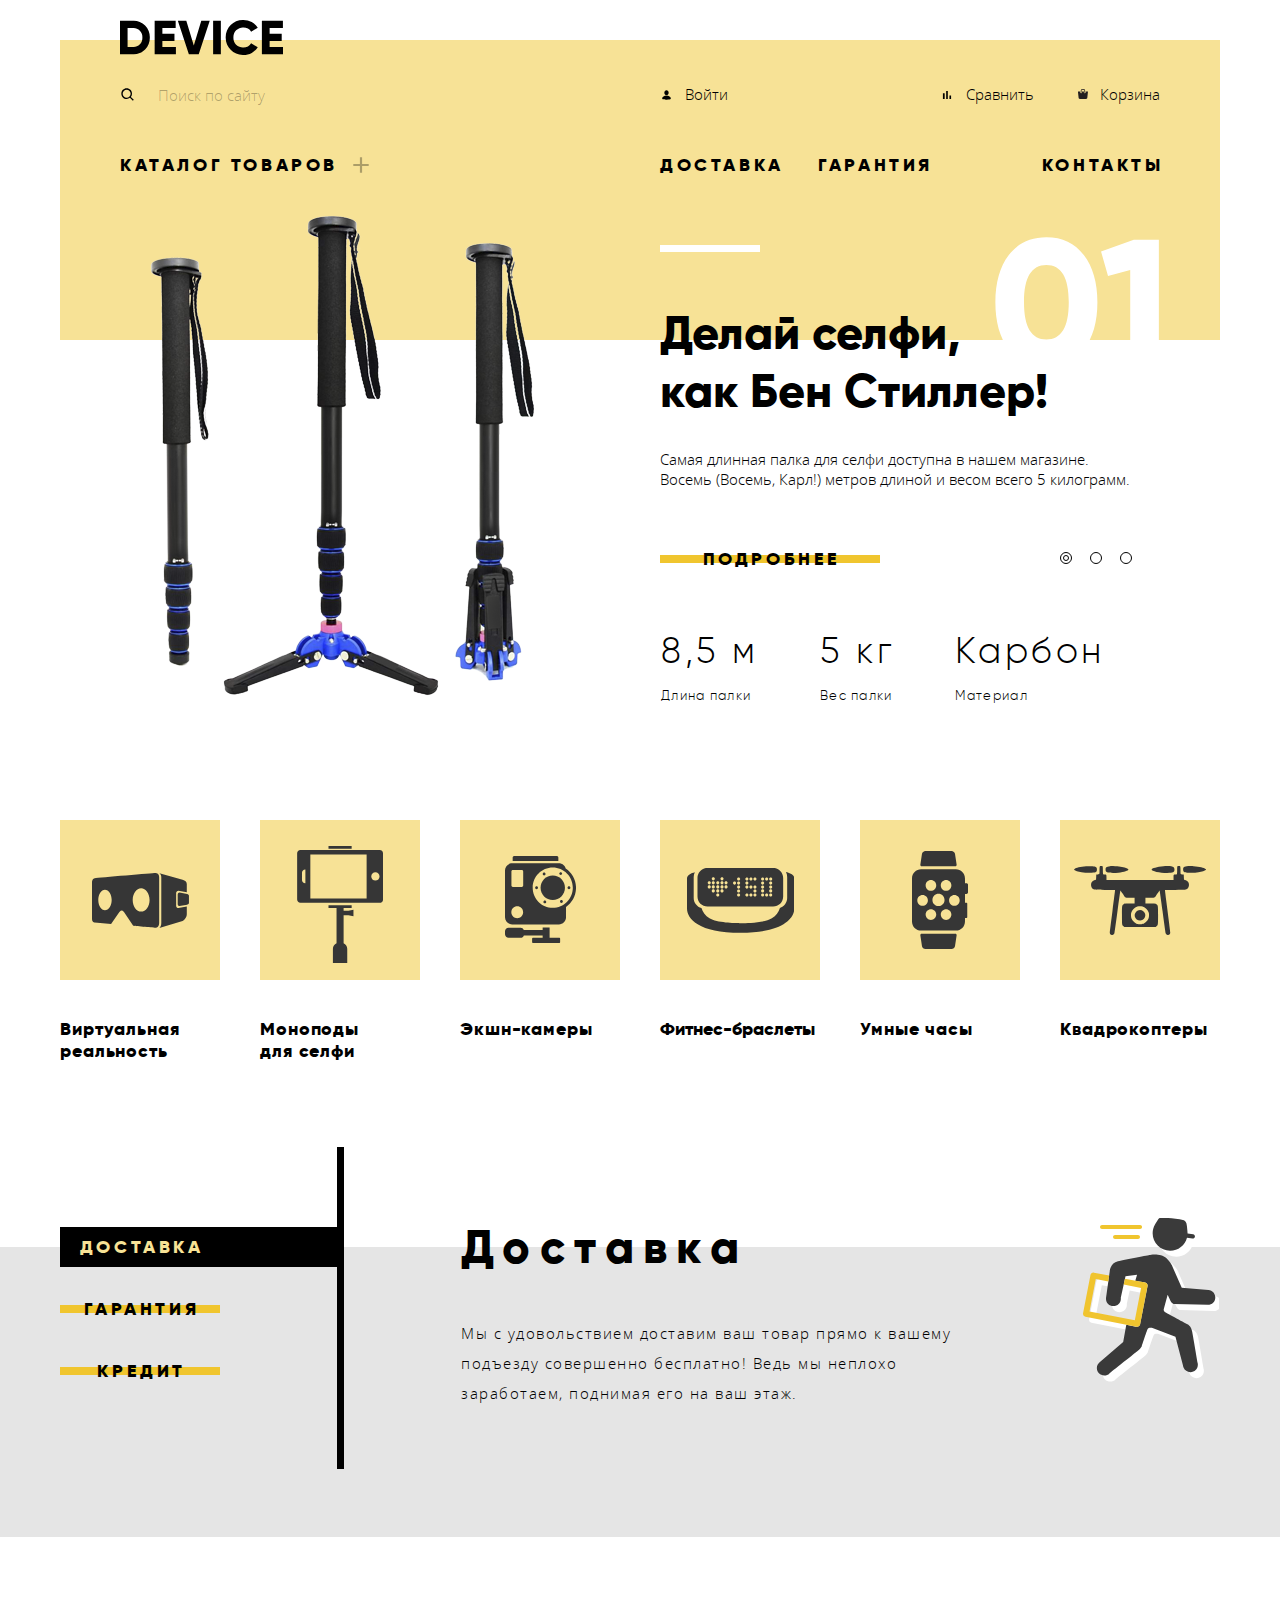
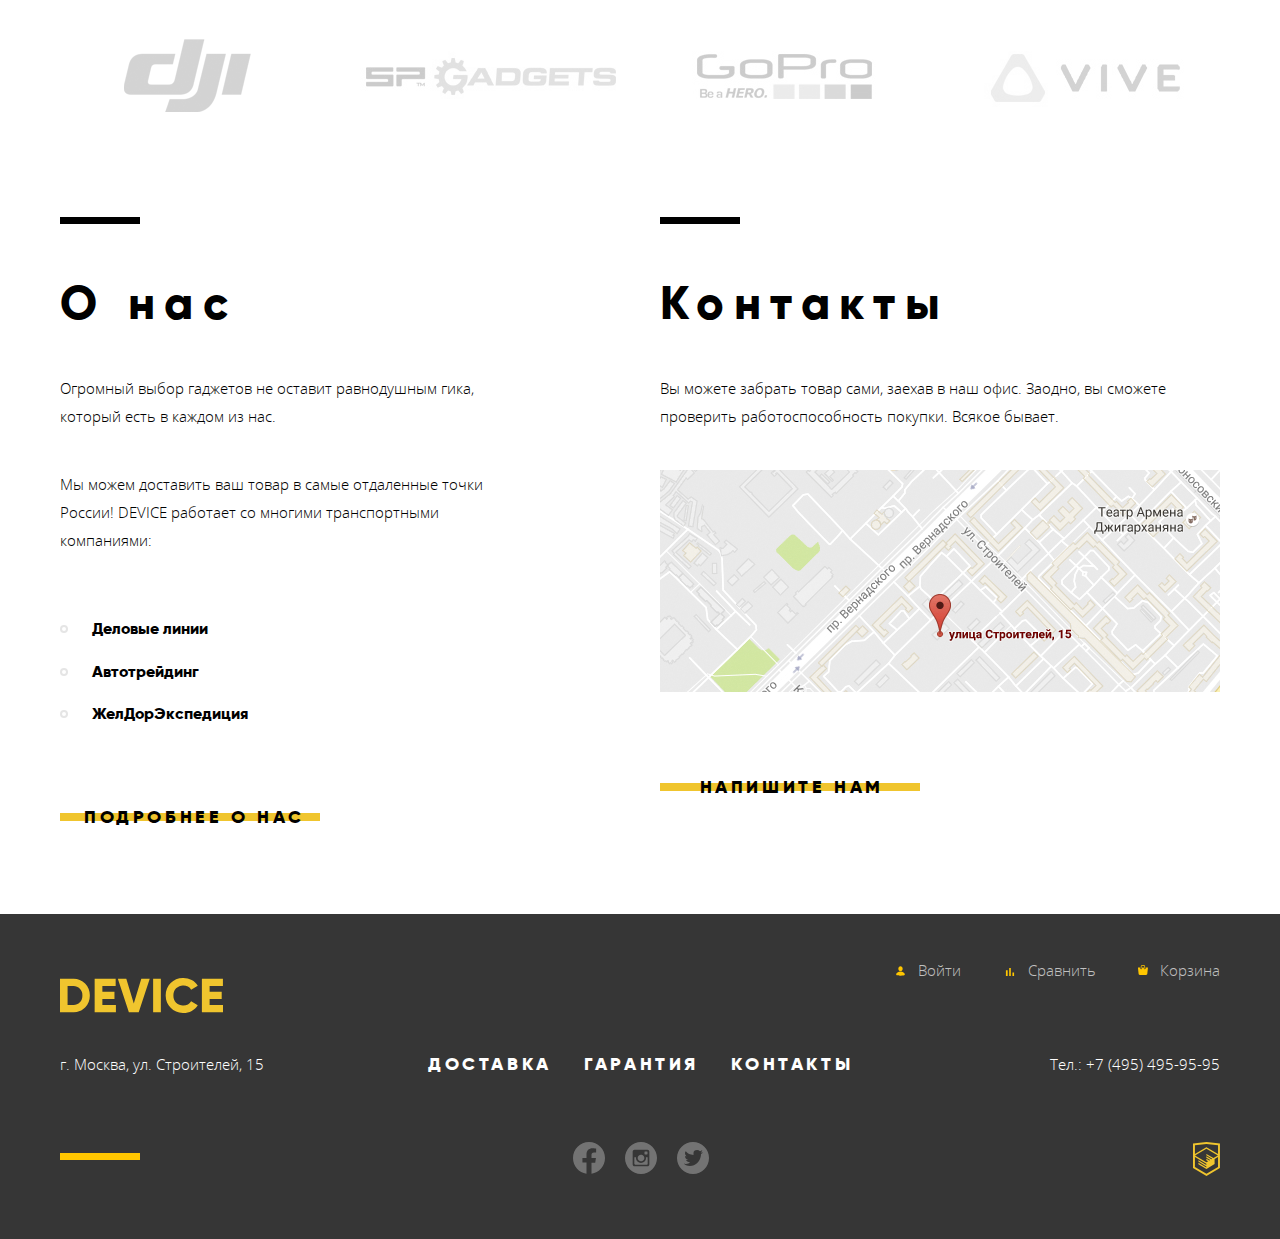
<file: index.html>
<!DOCTYPE html>
<html class="page" lang="ru">

<head>
  <meta charset="utf-8">
  <meta name="viewport" content="width=device-width, initial-scale=1">
  <title>HTML Academy: Девайс</title>
  <link rel="stylesheet" href="css/normalize.css">
  <link rel="stylesheet" href="css/style.min.css">
</head>

<body class="body">

  <header class="header">
    <div class="container">
      <div class="header-wrapper">
        <a class="header-logo">
          <img src="img/header-logo.svg" alt="Логотип магазина Device" width="163" height="35">
        </a>
        <div class="header-middle">
          <form class="header-search" action="/" method="get">
            <label class="visually-hidden" for="search-field">Поиск по сайту</label>
            <input class="search-field" type="search" name="search" placeholder="Поиск по сайту" id="search-field">
            <button class="search-btn" type="submit">Найти</button>
          </form>
          <ul class="header-menu">
            <li class="header-menu-item">
              <a class="header-menu-link header-user-link" href="">Войти</a>
            </li>
            <li class="header-menu-item">
              <a class="header-menu-link header-compare-link" href="">Сравнить</a>
            </li>
            <li class="header-menu-item">
              <a class="header-menu-link header-cart-link" href="">Корзина</a>
            </li>
          </ul>
        </div>
        <nav class="nav">
          <ul class="nav-list">
            <li class="nav-item">
              <a class="nav-link nav-link-catalog" href="">
                <span>каталог товаров</span>
                <svg aria-hidden="true" width="22" height="22" viewBox="0 0 22 22" fill="none" xmlns="http://www.w3.org/2000/svg">
                  <path d="M18.7 9.89999V12.1H12.1V18.7H9.9V12.1H3.3V9.89999H9.9V3.29999H12.1V9.89999H18.7Z" fill="black" />
                </svg>
              </a>
              <ul class="nav-inserted-list">
                <li class="nav-inserted-item">
                  <a class="nav-inserted-link" href="">Виртуальная реальность</a>
                </li>
                <li class="nav-inserted-item">
                  <a class="nav-inserted-link" href="catalog.html">Моноподы для селфи</a>
                </li>
                <li class="nav-inserted-item">
                  <a class="nav-inserted-link" href="">Экшн-камеры</a>
                </li>
                <li class="nav-inserted-item">
                  <a class="nav-inserted-link" href="">Фитнес-браслеты</a>
                </li>
                <li class="nav-inserted-item">
                  <a class="nav-inserted-link" href="">Умные часы</a>
                </li>
                <li class="nav-inserted-item">
                  <a class="nav-inserted-link" href="">Квадрокоптер</a>
                </li>
              </ul>
            </li>
            <li class="nav-item">
              <a class="nav-link" href="">доставка</a>
            </li>
            <li class="nav-item">
              <a class="nav-link" href="">гарантия</a>
            </li>
            <li class="nav-item">
              <a class="nav-link" href="">контакты</a>
            </li>
          </ul>
        </nav>
      </div>
    </div>
  </header>

  <main class="main">
    <h1 class="visually-hidden">Магазин Device</h1>

    <section class="slider">
      <h2 class="visually-hidden">Слайдер хитов</h2>
      <div class="container">
        <ul class="slider-list">
          <li class="slide slide-current">
            <div class="slide-img-wrapper">
              <img src="img/slider-1.png" alt="3 селфи-палки" width="384" height="486">
            </div>
            <div class="slide-description">
              <h3 class="slide-heading">
                Делай селфи,
                <br>
                как Бен Стиллер!
              </h3>
              <p class="slide-text">
                Самая длинная палка для селфи доступна в нашем магазине.
                <br>
                Восемь (Восемь, Карл!) метров длиной и весом всего 5 килограмм.
              </p>
              <a class="btn" href="">подробнее</a>
              <table class="slide-table">
                <tr>
                  <td class="slide-table-description">8,5 м</td>
                  <td class="slide-table-description">5 кг</td>
                  <td class="slide-table-description">Карбон</td>
                </tr>
                <tr>
                  <td class="slide-table-feature">Длина палки</td>
                  <td class="slide-table-feature">Вес палки</td>
                  <td class="slide-table-feature">Материал</td>
                </tr>
              </table>
            </div>
          </li>
          <li class="slide">
            <div class="slide-img-wrapper">
              <img src="img/slider-2.png" alt="Умные часы" width="345" height="480">
            </div>
            <div class="slide-description">
              <h3 class="slide-heading">
                Худеем
                <br>
                правильно!
              </h3>
              <p class="slide-text">
                Мотивирующие фитнес-браслеты помогут найти в себе силы
                <br>
                не пропускать занятия и соблюдать диету.
              </p>
              <a class="btn" href="">подробнее</a>
              <table class="slide-table">
                <tr>
                  <td class="slide-table-description">48 часов</td>
                </tr>
                <tr>
                  <td class="slide-table-feature">Без подзарядки</td>
                </tr>
              </table>
            </div>
          </li>
          <li class="slide">
            <div class="slide-img-wrapper">
              <img src="img/slider-3.png" alt="Квадрокоптер" width="526" height="334">
            </div>
            <div class="slide-description">
              <h3 class="slide-heading">
                Порхает как бабочка, жалит как пчела!
              </h3>
              <p class="slide-text">
                Этот обычный, на первый взгляд, квадрокоптер оснащен
                <br>
                мощным лазером, замаскированным под стандартную камеру.
              </p>
              <a class="btn" href="">подробнее</a>
              <table class="slide-table">
                <tr>
                  <td class="slide-table-description">800 м</td>
                  <td class="slide-table-description">50 м</td>
                </tr>
                <tr>
                  <td class="slide-table-feature">Дальность полета</td>
                  <td class="slide-table-feature">Радиус поражения</td>
                </tr>
              </table>
            </div>
          </li>
        </ul>
        <div class="slider-controls">
          <button class="slider-control slider-control-active" type="button" aria-label="Первый слайд"></button>
          <button class="slider-control" type="button" aria-label="Второй слайд"></button>
          <button class="slider-control" type="button" aria-label="Третий слайд"></button>
        </div>
      </div>
    </section>

    <section class="categories">
      <h2 class="visually-hidden">Категории товаров</h2>
      <div class="container">
        <div class="categories-wrapper">
          <ul class="categories-list">
            <li class="categories-item">
              <a class="categories-link" href="catalog.html">
                <div class="categories-img-wrapper">
                  <img src="img/popular-1.svg" alt="Векторное изображение виртуальных очков на жёлтом фоне" width="97" height="55">
                </div>
                <p class="categories-name">Виртуальная реальность</p>
              </a>
            </li>
            <li class="categories-item">
              <a class="categories-link" href="catalog.html">
                <div class="categories-img-wrapper">
                  <img src="img/popular-2.svg" alt="Векторное изображение монопода для селфи на жёлтом фоне" width="86" height="117">
                </div>
                <p class="categories-name">Моноподы <br> для селфи</p>
              </a>
            </li>
            <li class="categories-item">
              <a class="categories-link" href="catalog.html">
                <div class="categories-img-wrapper">
                  <img src="img/popular-3.svg" alt="Векторное изображение экшн-камеры на жёлтом фоне" width="71" height="87">
                </div>
                <p class="categories-name">Экшн-камеры</p>
              </a>
            </li>
            <li class="categories-item">
              <a class="categories-link" href="catalog.html">
                <div class="categories-img-wrapper">
                  <img src="img/popular-4.svg" alt="Векторное изображение фитнес-браслета на жёлтом фоне" width="107" height="65">
                </div>
                <p class="categories-name">Фитнес-браслеты</p>
              </a>
            </li>
            <li class="categories-item">
              <a class="categories-link" href="catalog.html">
                <div class="categories-img-wrapper">
                  <img src="img/popular-5.svg" alt="Векторное изображение умных часов на жёлтом фоне" width="56" height="98">
                </div>
                <p class="categories-name">Умные часы</p>
              </a>
            </li>
            <li class="categories-item">
              <a class="categories-link" href="catalog.html">
                <div class="categories-img-wrapper">
                  <img src="img/popular-6.svg" alt="Векторное изображение квадрокоптера на жёлтом фоне" width="132" height="69">
                </div>
                <p class="categories-name">Квадрокоптеры</p>
              </a>
            </li>
          </ul>
        </div>
      </div>
    </section>
    <section class="service">
      <h2 class="visually-hidden">Сервис</h2>
      <div class="container">
        <div class="service-wrapper">
          <ul class="service-list">
            <li class="service-item">
              <a class="service-link btn service-link-active" href="">доставка</a>
            </li>
            <li class="service-item">
              <a class="service-link btn" href="">гарантия</a>
            </li>
            <li class="service-item">
              <a class="service-link btn" href="">кредит</a>
            </li>
          </ul>
          <ul class="service-description">
            <li class="service-block service-block-current">
              <h3>Доставка</h3>
              <p class="service-text">
                Мы с удовольствием доставим ваш товар прямо к вашему <br> подъезду совершенно бесплатно! Ведь мы неплохо <br> заработаем, поднимая его на ваш этаж.
              </p>
            </li>
            <li class="service-block">
              <h3>Гарантия</h3>
              <p class="service-text">
                Если из-за возгорания купленного у нас товара у вас сгорит дом — не переживайте, мы выдадим вам новый. <br>
                Товар, не дом, конечно же.
              </p>
            </li>
            <li class="service-block">
              <h3>Кредит</h3>
              <p class="service-text">
                Залезть в долговую яму стало проще! Кредитные консультанты подберут для вас наиболее выгодные <br> условия
                кредита. Выгодные для нашего банка, разумеется.
              </p>
            </li>
          </ul>
        </div>
      </div>
    </section>
    <section class="partners">
      <h2 class="visually-hidden">Партнеры</h2>
      <div class="container">
        <ul class="partners-list">
          <li class="partners-item">
            <a class="partners-link" href="">
              <img src="img/partner-1.png" alt="Логотип DJI" width="260" height="100">
            </a>
          </li>
          <li class="partners-item">
            <a class="partners-link" href="">
              <img src="img/partner-2.png" alt="Логотип SP.GADGETS" width="260" height="100">
            </a>
          </li>
          <li class="partners-item">
            <a class="partners-link" href="">
              <img src="img/partner-3.png" alt="Логотип GOPRO" width="260" height="100">
            </a>
          </li>
          <li class="partners-item">
            <a class="partners-link" href="">
              <img src="img/partner-4.png" alt="Логотип VIVE" width="260" height="100">
            </a>
          </li>
        </ul>
      </div>
    </section>
    <div class="index-columns container">
      <section class="review">
        <h2>О нас</h2>
        <p class="review-text">
          Огромный выбор гаджетов не оставит равнодушным гика, который есть в каждом из нас.
        </p>
        <p class="review-text">
          Мы можем доставить ваш товар в самые отдаленные точки России! DEVICE работает со многими транспортными
          компаниями:
        </p>
        <ul class="review-list">
          <li class="review-item">Деловые линии</li>
          <li class="review-item">Автотрейдинг</li>
          <li class="review-item">ЖелДорЭкспедиция</li>
        </ul>
        <a class="btn" href="">подробнее о нас</a>
      </section>
      <section class="contacts">
        <h2>Контакты</h2>
        <p class="contacts-text">
          Вы можете забрать товар сами, заехав в наш офис. Заодно, вы сможете проверить работоспособность покупки.
          Всякое бывает.
        </p>
        <a class="contacts-map" href="">
          <img src="img/map.jpg" alt="Карта с локацией магазина" width="560" height="222">
        </a>
        <a class="btn btn-text-us" href="writeus.html">напишите нам</a>
      </section>
    </div>
  </main>

  <footer class="footer">
    <div class="container">
      <div class="footer-wrapper">
        <div class="up-footer">
          <a class="footer-logo">
            <img src="img/footer-logo.svg" alt="Логотип магазина Device" width="163" height="35">
          </a>
          <ul class="footer-menu">
            <li class="footer-menu-item">
              <a class="footer-menu-link footer-user-link" href="">Войти</a>
            </li>
            <li class="footer-menu-item">
              <a class="footer-menu-link footer-compare-link" href="">Сравнить</a>
            </li>
            <li class="footer-menu-item">
              <a class="footer-menu-link footer-cart-link" href="">Корзина</a>
            </li>
          </ul>
        </div>
        <div class="middle-footer">
          <p class="footer-address">г. Москва, ул. Строителей, 15</p>
          <ul class="footer-nav">
            <li class="footer-nav-item">
              <a class="footer-nav-link" href="">доставка</a>
            </li>
            <li class="footer-nav-item">
              <a class="footer-nav-link" href="">гарантия</a>
            </li>
            <li class="footer-nav-item">
              <a class="footer-nav-link" href="">контакты</a>
            </li>
          </ul>
          <a class="footer-tel" href="tel:+74954959595">Тел.: +7 (495) 495-95-95</a>
        </div>
        <div class="bottom-footer">
          <ul class="socials">
            <li class="socials-item">
              <a class="socials-btn socials-facebook" href=""><span class="visually-hidden">Фейсбук</span></a>
            </li>
            <li class="socials-item">
              <a class="socials-btn socials-instagram" href=""><span class="visually-hidden">Инстаграм</span></a>
            </li>
            <li class="socials-item">
              <a class="socials-btn socials-twitter" href=""><span class="visually-hidden">Твиттер</span></a>
            </li>
          </ul>
          <a class="copyright" href="https://htmlacademy.ru/intensive/htmlcss">
            <img src="img/copyright.svg" alt="Логотип HTML Academy" width="27" height="34">
          </a>
        </div>
      </div>
    </div>
  </footer>

  <section class="modal modal-mail">
    <h2 class="visually-hidden">Напишите нам</h2>
    <form class="mail-form" action="/" method="post">
      <div class="wrapper-mail-input">
        <label for="name-field">Ваше имя:</label>
        <input class="text-input" type="text" name="name" id="name-field" placeholder="Имя Фамилия">
      </div>
      <div class="wrapper-mail-input">
        <label for="email-field">Ваш e-mail:</label>
        <input class="text-input" type="email" name="email" id="email-field" placeholder="email@example.com">
      </div>
      <div class="wrapper-mail-textarea">
        <label for="message-field">Текст письма:</label>
        <textarea class="message-textarea" name="message" id="message-field" placeholder="В свободной форме"></textarea>
      </div>
      <button class="btn" type="submit">Отправить</button>
    </form>
    <button class="modal-close modal-close-mail" aria-label="Закрыть" type="button"></button>
  </section>

  <section class="modal modal-map">
    <h2 class="visually-hidden">Как до нас добраться</h2>
    <iframe src="https://www.google.com/maps/embed?pb=!1m18!1m12!1m3!1d2249.1253059734236!2d37.528586280322806!3d55.68680918273335!2m3!1f0!2f0!3f0!3m2!1i1024!2i768!4f13.1!3m3!1m2!1s0x46b54cf65f5c8955%3A0x694710ccd55501e!2z0YPQuy4g0KHRgtGA0L7QuNGC0LXQu9C10LksIDE1LCDQnNC-0YHQutCy0LAsIDExOTMxMQ!5e0!3m2!1sru!2sru!4v1603999260567!5m2!1sru!2sru" width="960" height="560" allowfullscreen title="Офис компании по адресу ул. Строителей 15, Москва"></iframe>
    <button class="modal-close modal-close-map" aria-label="Закрыть" type="button"></button>
  </section>

  <script src="js/script.min.js"></script>

</body>

</html>
</file>
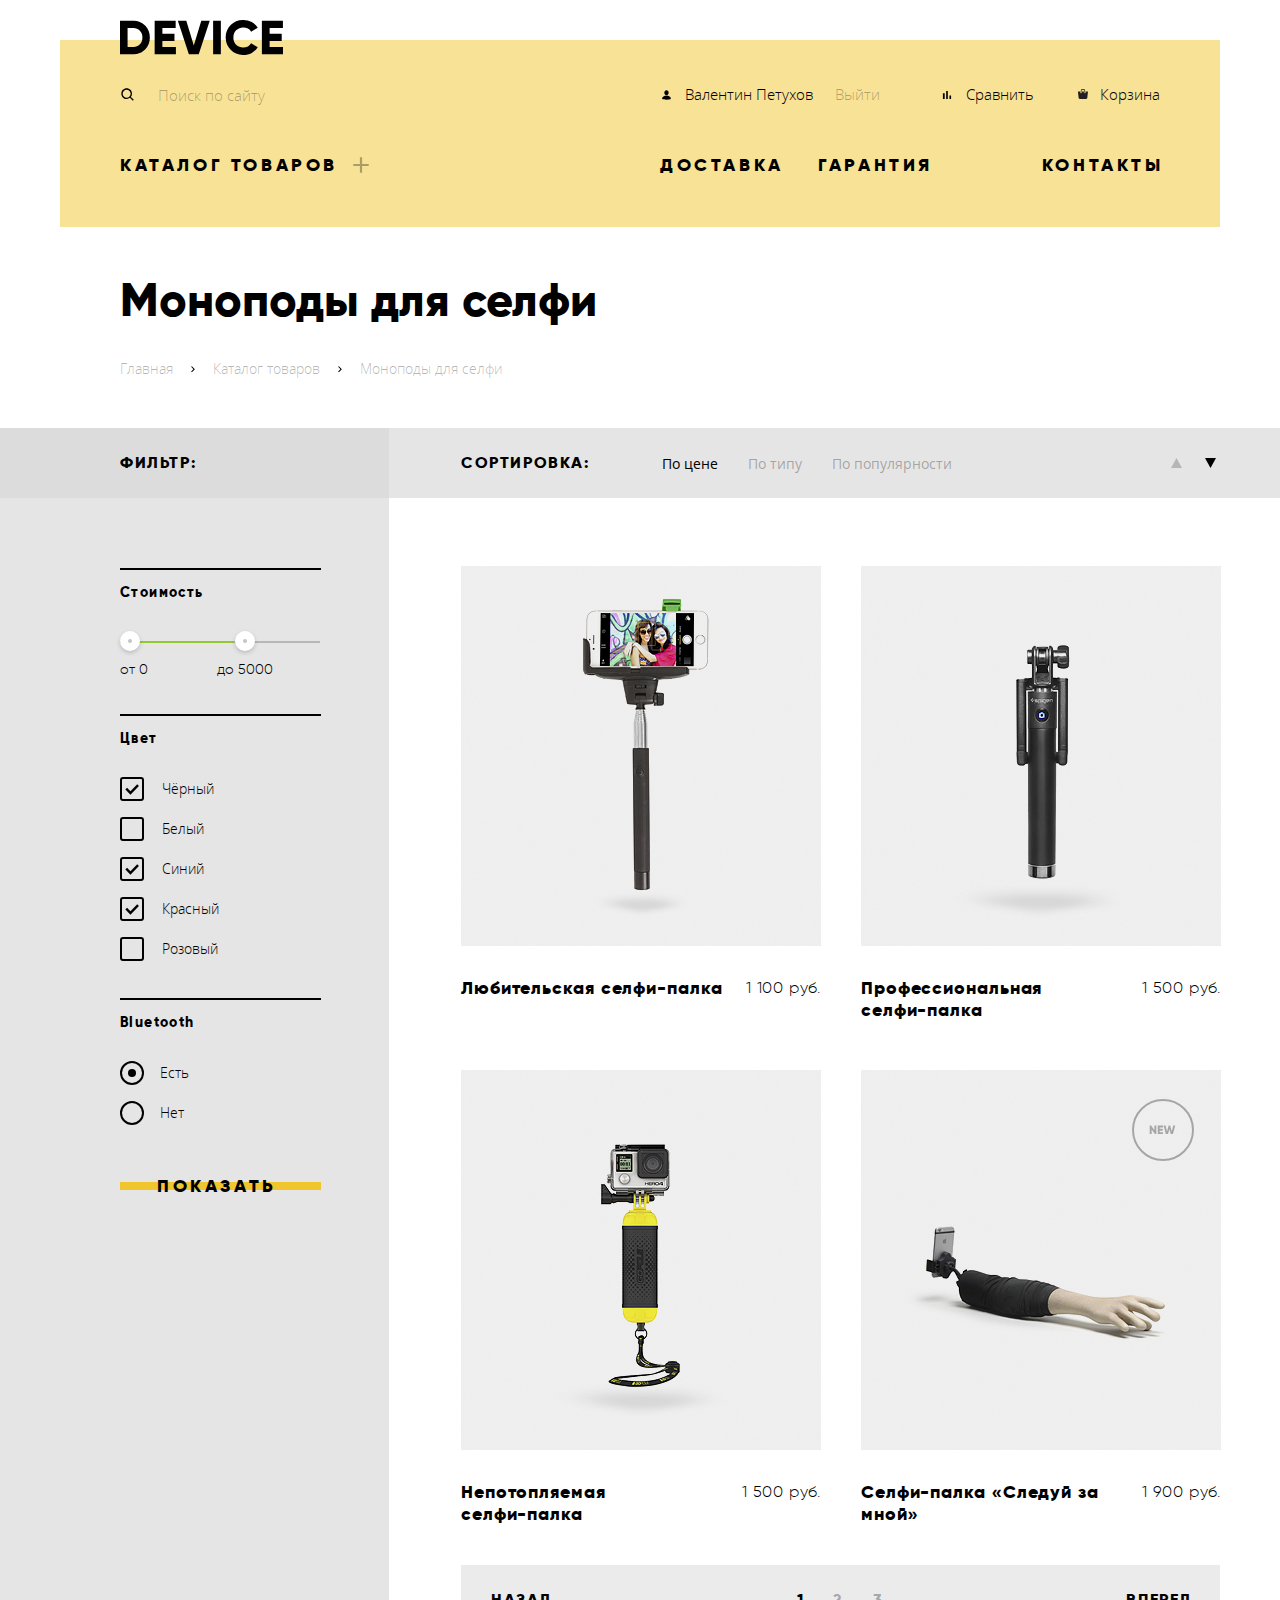
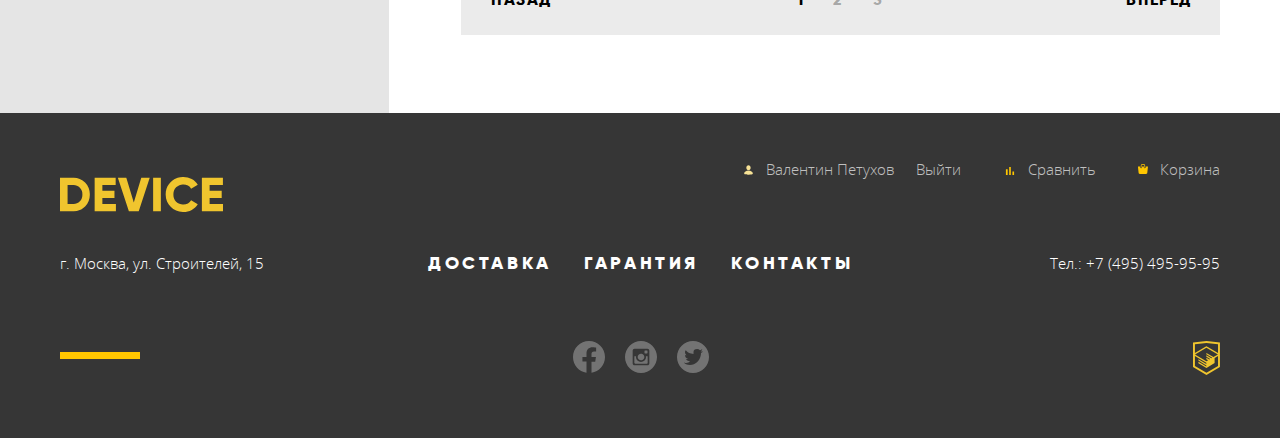
<file: catalog.html>
<!DOCTYPE html>
<html class="page" lang="ru">

<head>
  <meta charset="utf-8">
  <meta name="viewport" content="width=device-width, initial-scale=1">
  <title>HTML Academy: Девайс</title>
  <link rel="stylesheet" href="css/normalize.css">
  <link rel="stylesheet" href="css/style.min.css">
</head>

<body class="body">

  <header class="header">
    <div class="container">
      <div class="header-wrapper">
        <a class="header-logo" href="index.html">
          <img src="img/header-logo.svg" alt="Логотип магазина Device" width="163" height="35">
        </a>
        <div class="header-middle">
          <form class="header-search" action="/" method="get">
            <label class="visually-hidden" for="search-field">Поиск по сайту</label>
            <input class="search-field" type="search" name="search" placeholder="Поиск по сайту" id="search-field">
            <button class="search-btn" type="submit">Найти</button>
          </form>
          <ul class="header-menu">
            <li class="header-menu-item">
              <a class="header-menu-link header-user-link" href="">Валентин Петухов</a>
              <a class="header-menu-link header-logout-link" href="">Выйти</a>
            </li>
            <li class="header-menu-item">
              <a class="header-menu-link header-compare-link" href="">Сравнить</a>
            </li>
            <li class="header-menu-item">
              <a class="header-menu-link header-cart-link" href="">Корзина</a>
            </li>
          </ul>
        </div>
        <nav class="nav">
          <ul class="nav-list">
            <li class="nav-item">
              <a class="nav-link nav-link-catalog" href="">
                <span>каталог товаров</span>
                <svg aria-hidden="true" width="22" height="22" viewBox="0 0 22 22" fill="none" xmlns="http://www.w3.org/2000/svg">
                  <path d="M18.7 9.89999V12.1H12.1V18.7H9.9V12.1H3.3V9.89999H9.9V3.29999H12.1V9.89999H18.7Z"
                    fill="black" />
                </svg>
              </a>
              <ul class="nav-inserted-list">
                <li class="nav-inserted-item">
                  <a class="nav-inserted-link" href="">Виртуальная реальность</a>
                </li>
                <li class="nav-inserted-item">
                  <a class="nav-inserted-link" href="">Моноподы для селфи</a>
                </li>
                <li class="nav-inserted-item">
                  <a class="nav-inserted-link" href="">Экшн-камеры</a>
                </li>
                <li class="nav-inserted-item">
                  <a class="nav-inserted-link" href="">Фитнес-браслеты</a>
                </li>
                <li class="nav-inserted-item">
                  <a class="nav-inserted-link" href="">Умные часы</a>
                </li>
                <li class="nav-inserted-item">
                  <a class="nav-inserted-link" href="">Квадрокоптер</a>
                </li>
              </ul>
            </li>
            <li class="nav-item">
              <a class="nav-link" href="">доставка</a>
            </li>
            <li class="nav-item">
              <a class="nav-link" href="">гарантия</a>
            </li>
            <li class="nav-item">
              <a class="nav-link" href="">контакты</a>
            </li>
          </ul>
        </nav>
      </div>
    </div>
  </header>

  <main class="main">
    <header class="main-header">
      <div class="container">
        <div class="main-header-wrapper">
          <h1>Моноподы для селфи</h1>
          <ul class="breadcrumbs">
            <li class="breadcrumbs-item">
              <a class="breadcrumbs-link" href="">Главная</a>
            </li>
            <li class="breadcrumbs-item">
              <a class="breadcrumbs-link" href="">Каталог товаров</a>
            </li>
            <li class="breadcrumbs-item breadcrumbs-current">
              <a class="breadcrumbs-link">Моноподы для селфи</a>
            </li>
          </ul>
        </div>
      </div>
    </header>
    <div class="catalog">
      <div class="catalog-columns container">
        <div class="catalog-left-column">
          <div class="catalog-header catalog-header-left">
            <h2>фильтр:</h2>
          </div>
          <form class="filter" action="https://echo.htmlacademy.ru/" method="get" target="_blank">
            <div class="filter-item filter-price">
              <h3>Стоимость</h3>
              <div class="range-filter">
                <div class="range-controls">
                  <div class="scale">
                    <div class="bar" style="width:57%;margin-left:0%"></div>
                  </div>
                  <div class="toggle toggle-min" style="left:0%;"></div>
                  <div class="toggle toggle-max" style="left:57%"></div>
                </div>
                <div class="price-controls">
                  <label class="min-price" for="min-field"><span>от</span>
                    <input type="number" name="min-price" id="min-field" value="0" tabindex="0"></label>
                  <label class="max-price" for="max-field"><span>до</span>
                    <input type="number" name="max-price" id="max-field" value="5000" tabindex="0"></label>
                </div>
              </div>
            </div>
            <div class="filter-item filter-color">
              <h3>Цвет</h3>
              <input class="visually-hidden" type="checkbox" name="black-color" value="Чёрный" id="black-color" checked>
              <label for="black-color">Чёрный</label>
              <input class="visually-hidden" type="checkbox" name="white-color" value="Белый" id="white-color">
              <label for="white-color">Белый</label>
              <input class="visually-hidden" type="checkbox" name="blue-color" value="Синий" id="blue-color" checked>
              <label for="blue-color">Синий</label>
              <input class="visually-hidden" type="checkbox" name="red-color" value="Красный" id="red-color" checked>
              <label for="red-color">Красный</label>
              <input class="visually-hidden" type="checkbox" name="pink-color" value="Розовый" id="pink-color">
              <label for="pink-color">Розовый</label>
            </div>
            <div class="filter-item filter-bluetooth">
              <h3>Bluetooth</h3>
              <input class="visually-hidden" type="radio" name="bluetooth" value="Есть" id="bluetooth-yes-field" checked>
              <label for="bluetooth-yes-field">Есть</label>
              <input class="visually-hidden" type="radio" name="bluetooth" value="Нет" id="bluetooth-no-field">
              <label for="bluetooth-no-field">Нет</label>
            </div>
            <button class="btn filter-btn" type="submit">Показать</button>
          </form>
        </div>
        <div class="catalog-right-column">
          <div class="catalog-header catalog-header-right">
            <h2>сортировка:</h2>
            <ul class="sorting">
              <li class="sorting-item">
                <a class="sorting-link sorting-link-active" href="">По цене</a>
              </li>
              <li class="sorting-item">
                <a class="sorting-link" href="">По типу</a>
              </li>
              <li class="sorting-item">
                <a class="sorting-link" href="">По популярности</a>
              </li>
            </ul>
            <ul class="sorting-buttons">
              <li class="sorting-button">
                <a class="sorting-button-link sorting-button-ascend" href="">По возрастанию</a>
              </li>
              <li class="sorting-button">
                <a class="sorting-button-link sorting-button-link-active  sorting-button-descend" href="">По
                  убыванию</a>
              </li>
            </ul>
          </div>
          <div class="catalog-main">
            <ul class="products">
              <li class="products-card">
                <img src="img/item-1.jpg" alt="Любительская селфи-палка" width="360" height="380">
                <div class="products-text">
                  <a class="products-name" href="">Любительская селфи-палка</a>
                  <span class="products-price">1 100 руб.</span>
                </div>
                <div class="products-card-hover">
                  <button class="btn card-hover-btn" type="button" aria-label="Добавить любительскую селфи-палку в корзину">В корзину</button>
                  <button class="card-hover-text" type="button" aria-label="Добавить любительскую селфи-палку к сравнению">Добавить к сравнению</button>
                </div>
              </li>
              <li class="products-card">
                <img src="img/item-2.jpg" alt="Профессиональная селфи-палка" width="360" height="380">
                <div class="products-text">
                  <a class="products-name" href="">Профессиональная <br> селфи-палка</a>
                  <span class="products-price">1 500 руб.</span>
                </div>
                <div class="products-card-hover">
                  <button class="btn card-hover-btn" type="button" aria-label="Добавить профессиональную селфи-палку в корзину">В корзину</button>
                  <button class="card-hover-text" type="button" aria-label="Добавить профессиональную селфи-палку к сравнению">Добавить к сравнению</button>
                </div>
              </li>
              <li class="products-card">
                <img src="img/item-3.jpg" alt="Непотопляемая селфи-палка" width="360" height="380">
                <div class="products-text">
                  <a class="products-name" href="">Непотопляемая <br> селфи-палка</a>
                  <span class="products-price">1 500 руб.</span>
                </div>
                <div class="products-card-hover">
                  <button class="btn card-hover-btn" type="button" aria-label="Добавить непотопляемую селфи-палку в корзину">В корзину</button>
                  <button class="card-hover-text" type="button" aria-label="Добавить непотопляемую селфи-палку к сравнению">Добавить к
                    сравнению</button>
                </div>
              </li>
              <li class="products-card products-card-new">
                <img src="img/item-4.jpg" alt="Селфи-палка «Следуй за мной»" width="360" height="380">
                <div class="products-text">
                  <a class="products-name" href="">Селфи-палка «Следуй за мной»</a>
                  <span class="products-price">1 900 руб.</span>
                </div>
                <div class="products-card-hover">
                  <button class="btn card-hover-btn" type="button" aria-label="Добавить селфи-палку «Следуй за мной» в корзину">В корзину</button>
                  <button class="card-hover-text" type="button" aria-label="Добавить селфи-палку «Следуй за мной» к сравнению">Добавить к сравнению</button>
                </div>
              </li>
            </ul>
            <ul class="pagination">
              <li class="pagination-item">
                <a class="pagination-button pagination-button-back" href="">назад</a>
              </li>
              <li class="pagination-item">
                <a class="pagination-number pagination-number-current" href="">1</a>
              </li>
              <li class="pagination-item">
                <a class="pagination-number" href="">2</a>
              </li>
              <li class="pagination-item">
                <a class="pagination-number" href="">3</a>
              </li>
              <li class="pagination-item">
                <a class="pagination-button pagination-button-next" href="">вперед</a>
              </li>
            </ul>
          </div>
        </div>
      </div>
    </div>
  </main>

  <footer class="footer">
    <div class="footer-wrapper container">
      <div class="up-footer">
        <a class="footer-logo" href="index.html">
          <img src="img/footer-logo.svg" alt="Логотип магазина Device" width="163" height="35">
        </a>
        <ul class="footer-menu">
          <li class="footer-menu-item">
            <a class="footer-menu-link footer-user-link footer-username-link" href="">Валентин Петухов</a>
            <a class="footer-menu-link footer-logout-link" href="">Выйти</a>
          </li>
          <li class="footer-menu-item">
            <a class="footer-menu-link footer-compare-link" href="">Сравнить</a>
          </li>
          <li class="footer-menu-item">
            <a class="footer-menu-link footer-cart-link" href="">Корзина</a>
          </li>
        </ul>
      </div>
      <div class="middle-footer">
        <p class="footer-address">г. Москва, ул. Строителей, 15</p>
        <ul class="footer-nav">
          <li class="footer-nav-item">
            <a class="footer-nav-link" href="">доставка</a>
          </li>
          <li class="footer-nav-item">
            <a class="footer-nav-link" href="">гарантия</a>
          </li>
          <li class="footer-nav-item">
            <a class="footer-nav-link" href="">контакты</a>
          </li>
        </ul>
        <a class="footer-tel" href="tel:+74954959595">Тел.: +7 (495) 495-95-95</a>
      </div>
      <div class="bottom-footer">
        <ul class="socials">
          <li class="socials-item">
            <a class="socials-btn socials-facebook" href=""><span class="visually-hidden">Фейсбук</span></a>
          </li>
          <li class="socials-item">
            <a class="socials-btn socials-instagram" href=""><span class="visually-hidden">Инстаграм</span></a>
          </li>
          <li class="socials-item">
            <a class="socials-btn socials-twitter" href=""><span class="visually-hidden">Твиттер</span></a>
          </li>
        </ul>
        <a class="copyright" href="https://htmlacademy.ru/intensive/htmlcss">
          <img src="img/copyright.svg" alt="Логотип HTML Academy" width="27" height="34">
        </a>
      </div>
    </div>
  </footer>

</body>

</html>
</file>
<file: css/style.min.css>
@-webkit-keyframes bounce{0%{transform:translateY(-2000px)}70%{transform:translateY(30px)}90%{transform:translateY(-10px)}to{transform:translateY(0)}}@keyframes bounce{0%{transform:translateY(-2000px)}70%{transform:translateY(30px)}90%{transform:translateY(-10px)}to{transform:translateY(0)}}@-webkit-keyframes shake{0%,to{transform:translateX(0)}10%,30%,50%,70%,90%{transform:translateX(-10px)}20%,40%,60%,80%{transform:translateX(10px)}}@keyframes shake{0%,to{transform:translateX(0)}10%,30%,50%,70%,90%{transform:translateX(-10px)}20%,40%,60%,80%{transform:translateX(10px)}}@font-face{font-family:"Gilroy";font-style:normal;font-weight:300;src:local("Gilroy"),url(../fonts/gilroylight.woff2) format("woff2"),url(../fonts/gilroylight.woff) format("woff")}@font-face{font-family:"Gilroy";font-style:normal;font-weight:800;src:local("Gilroy"),url(../fonts/gilroyextrabold.woff2) format("woff2"),url(../fonts/gilroyextrabold.woff) format("woff")}@font-face{font-family:"Open Sans";font-style:normal;font-weight:400;src:local("Open Sans"),url(../fonts/opensans.woff2) format("woff2"),url(../fonts/opensans.woff) format("woff")}@font-face{font-family:"Open Sans";font-style:normal;font-weight:300;src:local("Open Sans"),url(../fonts/opensanslight.woff2) format("woff2"),url(../fonts/opensanslight.woff) format("woff")}:root{--basic-black: #000000;--basic-black06: rgba(0, 0, 0, 0.6);--basic-black05: rgba(0, 0, 0, 0.5);--basic-black04: rgba(0, 0, 0, 0.4);--basic-black03: rgba(0, 0, 0, 0.3);--basic-black02: rgba(0, 0, 0, 0.2);--basic-black018: rgba(0, 0, 0, 0.18);--basic-black01: rgba(0, 0, 0, 0.1);--basic-dark: #363636;--basic-grey: #e5e5e5;--basic-grey-dark: #dcdcdc;--basic-grey-darker: #a6a6a6;--basic-grey-special: #ebebeb;--basic-grey-special-dark: #d9d9d9;--basic-grey-cardhover: #eeeeee;--basic-grey-points: #c4c4c4;--basic-grey-input: #f2f2f2;--basic-yellow: #f7e296;--basic-yellow-dark: #f0c52e;--basic-yellow-decor: #ffc600;--basic-green: #91c92f;--basic-pink: #f6dada;--basic-white: #ffffff;--basic-white07: rgba(255, 255, 255, 0.7);--basic-white06: rgba(255, 255, 255, 0.6);--basic-white04: rgba(255, 255, 255, 0.4);--basic-white03: rgba(255, 255, 255, 0.3)}.page{height:100%;overflow-x:hidden}.body,.btn{color:var(--basic-black)}.body{min-height:100%;display:grid;grid-template-rows:-webkit-min-content 1fr -webkit-min-content;grid-template-rows:min-content 1fr min-content;align-content:start;min-width:1160px;margin:0;padding:0;font-family:"Open Sans",Arial,sans-serif;font-size:15px;line-height:28px;font-weight:300;overflow-x:hidden}.page a{text-decoration:none}img{max-width:100%;height:auto}.btn{display:inline-block;height:40px;padding:0 0 0 .2em;font-family:"Gilroy",Arial,sans-serif;font-weight:800;font-size:18px;line-height:40px;text-transform:uppercase;letter-spacing:.2em;text-align:center;vertical-align:middle;background-color:transparent;background-image:linear-gradient(to bottom,transparent 16px,var(--basic-yellow-dark) 16px,var(--basic-yellow-dark) 24px,transparent 24px);box-sizing:border-box;border:0}.btn:active,.btn:hover{background-color:var(--basic-yellow-dark)}.btn:active{color:var(--basic-black03);outline:0}.container{width:1160px;margin:0 auto}.visually-hidden{position:absolute;width:1px;height:1px;margin:-1px;border:0;padding:0;white-space:nowrap;-webkit-clip-path:inset(100%);clip-path:inset(100%);clip:rect(0 0 0 0);overflow:hidden}.header{margin-top:40px}.header-wrapper{padding:20px 60px 33px;background-color:var(--basic-yellow)}.header-logo{display:block;width:163px;height:35px;margin-top:-40px;margin-bottom:15px}.header-logo:hover{opacity:.6}.header-logo:active{opacity:.3}.header-middle{display:flex;align-items:flex-start;margin-bottom:34px;line-height:20px}.header-search{position:relative;display:flex;width:440px;margin-right:100px}.header-search::before{content:"";position:absolute;left:0;top:17px;width:16px;height:16px;background-image:url(../img/icon-search.svg);background-repeat:no-repeat;background-position:0 0}.search-field{flex-grow:1;padding:0 0 0 38px;font-family:inherit;font-size:inherit;line-height:46px;font-weight:inherit;color:inherit;background-color:inherit;border:0;border-top:2px solid transparent;border-bottom:2px solid transparent;outline:0}.search-field:focus{border-bottom:2px solid var(--basic-black)}.search-field::-webkit-input-placeholder{color:var(--basic-black03)}.search-field::-moz-placeholder{color:var(--basic-black03)}.search-field::placeholder{color:var(--basic-black03)}.search-field:hover::-webkit-input-placeholder{color:var(--basic-black06)}.search-field:hover::-moz-placeholder{color:var(--basic-black06)}.search-field:hover::placeholder{color:var(--basic-black06)}.search-btn{display:none;min-width:82px;margin:0;font-family:"Open Sans",Arial,sans-serif;font-size:15px;line-height:44px;font-weight:300;text-transform:uppercase;text-align:center;color:var(--basic-black);background-color:transparent;border:2px solid var(--basic-black)}.header-search:focus-within .search-btn{display:block}.search-btn:active,.search-btn:hover{color:var(--basic-white);background-color:var(--basic-black)}.search-btn:active{color:var(--basic-white03);outline:0}.header-menu{display:flex;flex-wrap:wrap;width:544px;margin-top:14px;margin-right:-44px;margin-bottom:0;padding:0;list-style:none}.header-menu-item{margin-right:44px;padding-bottom:5px}.header-menu-item:first-child{display:flex;margin-right:auto}.header-menu-link{position:relative;padding-left:26px;font-size:15px;line-height:20px;color:var(--basic-black)}.header-user-link{width:130px;padding-left:25px}.header-compare-link{padding-left:26px}.header-cart-link{padding-left:22px}.header-menu-link::before{content:"";position:absolute;left:0;background-repeat:no-repeat;background-position:0 0}.header-user-link::before{top:4px;width:13px;height:14px;background-image:url(../img/icon-user-header.svg)}.header-compare-link::before{top:4px;width:14px;height:14px;background-image:url(../img/icon-chart-header.svg)}.header-cart-link::before{top:5px;width:10px;height:10px;background-image:url(../img/icon-cart-header.svg)}.nav-list{margin:0}.nav-inserted-list,.nav-list{padding:0;list-style:none}.nav-list{display:flex;flex-wrap:wrap}.nav-item{margin-right:38px;margin-bottom:18px;line-height:22px}.nav-item:first-child{position:relative;width:540px;margin-right:0}.nav-item:nth-child(4){margin-right:0;margin-left:auto}.nav-link{margin-right:-.2em;font-family:"Gilroy",Arial,sans-serif;font-weight:800;font-size:18px;line-height:22px;text-transform:uppercase;letter-spacing:.2em;color:var(--basic-black)}.nav-link-catalog{display:flex;margin-right:0}.nav-link-catalog span{margin-right:-.2em}.nav-list svg{width:22px;height:22px;margin-left:16px;opacity:.3}.nav-inserted-list{position:absolute;z-index:2;display:none;grid-template-columns:240px 186px 104px;grid-template-rows:1fr 1fr 1fr;grid-template-areas:"g1 g4 g6" "g2 g5 ." "g3 . .";row-gap:16px;width:1100px;margin:0 0 0 -60px;padding-top:30px;padding-left:60px;padding-bottom:42px;background-color:var(--basic-yellow)}.nav-inserted-list:hover,.nav-item:first-child:focus-within .nav-inserted-list,.nav-link-catalog:hover+.nav-inserted-list{display:grid}.nav-inserted-item{line-height:20px}.nav-inserted-item:first-child{-ms-grid-row:1;-ms-grid-column:1;grid-area:g1}.nav-inserted-item:nth-child(2){-ms-grid-row:3;-ms-grid-column:1;grid-area:g2}.nav-inserted-item:nth-child(3){-ms-grid-row:5;-ms-grid-column:1;grid-area:g3}.nav-inserted-item:nth-child(4){-ms-grid-row:1;-ms-grid-column:2;grid-area:g4}.nav-inserted-item:nth-child(5){-ms-grid-row:3;-ms-grid-column:2;grid-area:g5}.nav-inserted-item:last-child{-ms-grid-row:1;-ms-grid-column:3;grid-area:g6}.nav-inserted-link{color:var(--basic-black)}.header-menu-link:hover,.nav-inserted-link:hover,.nav-link:hover span,.nav-link:not(.nav-link-catalog):hover{opacity:.6}.header-menu-link:active,.nav-inserted-link:active,.nav-link:active span,.nav-link:not(.nav-link-catalog):active{opacity:.3}.slider{margin-bottom:76px}.slider .container{position:relative}.slider-list{margin:0;padding:0;list-style:none}.slide{display:none;grid-template-columns:580px 580px;background-image:linear-gradient(to bottom,var(--basic-yellow) 113px,transparent 113px)}.slide-current{display:grid}.slide-img-wrapper{padding-left:30px}.slide img{display:block}.slide:first-child img{width:384px;height:486px;margin-top:-15px;margin-left:60px}.slide:nth-child(2) img{width:345px;height:482px;margin-top:11px;margin-left:86px}.slide:nth-child(3) img{width:526px;height:334px;margin-top:67px}.slide-description{position:relative;padding:77px 60px 20px 20px}.slide-description::before{content:"";position:absolute;top:18px;left:20px;width:100px;height:7px;background-color:var(--basic-white)}.slide-description::after{content:"";position:absolute;top:10px;right:60px;background-repeat:no-repeat;background-position:0 0}.slide:first-child .slide-description::after{width:165px;height:136px;background-image:url(../img/figure01.svg)}.slide:nth-child(2) .slide-description::after{width:194px;height:132px;background-image:url(../img/figure02.svg)}.slide:nth-child(3) .slide-description::after{width:195px;height:134px;background-image:url(../img/figure03.svg)}.slide-heading{position:relative;z-index:1;margin-top:0;margin-bottom:29px;font-family:"Gilroy",Arial,sans-serif;font-weight:800;font-size:47px;line-height:58px}.slide-text{margin-bottom:50px;line-height:20px}.slider .btn{min-width:220px;margin-bottom:50px}.slide-table{font-family:"Gilroy",Arial,sans-serif;font-weight:300;border-collapse:collapse}.slide-table td{padding-right:60px;letter-spacing:.1em}.slide-table td:last-child{padding-right:0}.slide-table-description{font-size:36px;line-height:42px}.slide-table-feature{padding-top:15px;font-size:13px;line-height:15px}.slider-controls{position:absolute;top:325px;right:88px;z-index:1;display:flex;justify-content:space-between;width:72px}.slider-control,.slider-control-active::before{border:1px solid var(--basic-black);border-radius:50%;box-sizing:border-box}.slider-control{padding:0;width:12px;height:12px;background-color:transparent}.slider-control-active{position:relative}.slider-control-active::before{content:"";position:absolute;top:50%;left:50%;width:6px;height:6px;transform:translate(-50%,-50%)}.categories{margin-bottom:50px}.categories-wrapper{padding-top:20px}.categories-list{display:grid;grid-template-columns:repeat(6,160px);-moz-column-gap:40px;column-gap:40px;margin:0;padding:0;list-style:none}.categories-item{margin-bottom:20px}.categories-img-wrapper{display:flex;width:160px;height:160px;margin-bottom:38px;background-color:var(--basic-yellow)}.categories-item img{margin:auto}.categories-item:nth-child(2) img{margin-top:26px}.categories-item:nth-child(3) img{margin-bottom:37px}.categories-item:nth-child(4) img{margin-left:27px}.categories-link:active .categories-img-wrapper,.categories-link:hover .categories-img-wrapper{background-color:var(--basic-yellow-dark)}.categories-link:active img{opacity:.3}.categories-name{margin:0;font-family:"Gilroy",Arial,sans-serif;font-weight:800;font-size:18px;line-height:22px;letter-spacing:.05em;color:var(--basic-black)}.categories-item:nth-child(4) .categories-name{letter-spacing:normal}.categories-link:active .categories-name{color:var(--basic-black03)}.service{margin-bottom:90px;background-image:linear-gradient(to bottom,transparent 115px,var(--basic-grey) 115px)}.service-wrapper{display:grid;grid-template-columns:284px 1fr;padding:15px 0 68px}.service-list{margin:0;padding-top:80px;padding-left:0;border-right:7px solid var(--basic-black);list-style:none}.service-item{margin-bottom:22px}.service-link{position:relative;width:160px}.service-link-active,.service-link:active{background-image:none}.service-link::after{content:"";position:absolute;top:0;left:160px;width:117px;height:40px}.service-link-active.service-link::after,.service-link:active.service-link::after{background-color:var(--basic-black)}.service-link-active,.service-link-active:active,.service-link-active:hover,.service-link:active{color:var(--basic-yellow);background-color:var(--basic-black)}.service-description{margin:0;padding-left:117px;list-style:none}.service-block{display:none;padding-top:71px;padding-bottom:61px;margin-right:-23px}.service-block-current{display:block}.service-block:first-child{background-image:url(../img/delivery.svg);background-repeat:no-repeat;background-position:622px 71px}.service-block:nth-child(2){background-image:url(../img/warranty.svg);background-repeat:no-repeat;background-position:605px 54px}.service-block:nth-child(3){background-image:url(../img/credit.svg);background-repeat:no-repeat;background-position:596px 49px}.service h3{margin:0 0 42px;padding-right:209px;font-family:"Gilroy",Arial,sans-serif;font-weight:800;font-size:47px;line-height:58px;letter-spacing:.2em}.service-text{margin:0;padding-right:209px;line-height:30px;letter-spacing:.1em}.partners{margin-bottom:90px}.partners-list{display:flex;flex-wrap:wrap;margin:0;padding:0;list-style:none}.partners-item{height:100px;margin-right:40px;-webkit-filter:grayscale(1);filter:grayscale(1);opacity:.2}.partners-item img{width:260px;height:100px}.partners-item:active,.partners-item:hover{-webkit-filter:none;filter:none;opacity:1}.partners-item:nth-child(4n){margin-right:0}.index-columns{display:grid;grid-template-columns:1fr 1fr}.index-columns h2{margin-top:0;margin-bottom:42px;font-family:"Gilroy",Arial,sans-serif;font-weight:800;font-size:47px;line-height:58px;letter-spacing:.2em}.index-columns .btn{min-width:260px;margin-bottom:37px}.contacts,.review{position:relative;padding-top:57px;padding-bottom:40px}.contacts::before,.review::before{content:"";position:absolute;top:0;width:80px;height:7px;background-color:var(--basic-black)}.review{width:473px}.review-text{margin-top:0;margin-bottom:40px;padding:0}.review-text:nth-of-type(2){margin-bottom:64px}.review-list{margin-top:20px;margin-bottom:72px;padding:0;list-style:none}.review-item{position:relative;padding-left:32px;margin-bottom:21px;font-family:"Gilroy",Arial,sans-serif;font-style:normal;font-weight:800;font-size:16px;line-height:22px}.review-item:nth-child(2){margin-bottom:20px}.filter-bluetooth label:last-child,.filter-color label:last-child,.review-item:last-child{margin-bottom:0}.review-item::before{content:"";position:absolute;top:7px;left:0;width:4px;height:4px;border:2px solid var(--basic-grey);border-radius:50%}.review .btn{text-align:start;padding-left:24px;padding-right:10px}.contacts{width:560px;margin-left:20px}.contacts-text{margin-top:0;margin-bottom:40px}.contacts-map{display:block;height:222px;margin-bottom:75px}.footer{color:var(--basic-white);background-color:var(--basic-dark)}.footer-wrapper{padding-top:20px;padding-bottom:55px}.up-footer{display:flex;justify-content:space-between}.footer-logo{width:163px;height:35px;margin-top:44px}.copyright:hover,.footer-logo:hover{opacity:.6}.copyright:active,.footer-logo:active,.footer-menu-link:active::before{opacity:.3}.footer-menu{display:flex;flex-wrap:wrap;width:580px;margin:26px -42px 0 0;padding:0;line-height:20px;list-style:none}.footer-menu-item{margin-right:42px}.footer-menu-item:first-child{display:flex;margin-left:auto}.footer-menu-link{position:relative;padding-left:24px;color:var(--basic-white07)}.footer-menu-item:nth-child(2) .footer-menu-link{padding-left:25px}.footer-menu-item:nth-child(3) .footer-menu-link{padding-left:22px}.footer-menu-link::before{content:"";position:absolute;top:5px;left:0;background-repeat:no-repeat;background-position:0 0}.footer-user-link::before{top:4px;width:13px;height:14px;background-image:url(../img/icon-user-footer1.svg)}.footer-compare-link::before{width:14px;height:14px;background-image:url(../img/icon-chart-footer.svg)}.footer-cart-link::before{width:10px;height:10px;background-image:url(../img/icon-cart-footer.svg)}.footer-menu-link:hover{color:var(--basic-white)}.footer-menu-link:active{color:var(--basic-white03)}.footer-menu-link:hover::before{opacity:.6}.middle-footer{display:flex;padding-top:32px;padding-bottom:32px}.footer-address{width:348px;margin-top:9px;margin-bottom:0;padding-right:20px;line-height:20px}.footer-nav{display:flex;flex-wrap:wrap;width:444px;margin:0;padding:0;list-style:none}.footer-nav-item{margin-top:5px;margin-right:36px;margin-bottom:5px}.footer-nav-item:nth-child(3n){margin-right:0}.footer-nav-link{margin-right:-.2em;font-family:"Gilroy",Arial,sans-serif;font-weight:800;font-size:18px;line-height:22px;text-transform:uppercase;letter-spacing:.2em;color:var(--basic-white)}.footer-nav-link:hover{color:var(--basic-white06)}.footer-nav-link:active{color:var(--basic-white03)}.footer-tel{width:328px;margin-top:9px;padding-left:20px;line-height:20px;text-align:end;color:var(--basic-white)}.bottom-footer{position:relative;display:flex}.bottom-footer::before{content:"";position:absolute;top:38px;left:0;width:80px;height:7px;background-color:var(--basic-yellow-decor)}.socials{display:flex;flex-wrap:wrap;justify-content:center;align-items:center;width:423px;padding:0;margin:27px auto 0 369px;list-style:none}.socials-item{width:32px;height:32px;margin-right:20px;margin-bottom:10px}.socials-item:last-child{margin-right:0}.socials-btn{display:block;width:32px;height:32px;background-repeat:no-repeat;background-position:0 0;opacity:.3}.socials-facebook{background-image:url(../img/icon-facebook.svg)}.socials-instagram{background-image:url(../img/icon-instagram.svg)}.socials-twitter{background-image:url(../img/icon-twitter.svg)}.socials-btn:hover{opacity:.6}.socials-btn:active{opacity:.1}.copyright{width:27px;height:34px;margin-top:27px}.modal{position:fixed;top:100px;right:0;left:0;margin:auto;background-color:var(--basic-white);box-shadow:0 10px 16px rgba(0,0,0,.15)}.modal-close{position:absolute;top:22px;right:18px;width:55px;height:55px;background-color:var(--basic-yellow);background-image:url(../img/modal-close.svg);background-repeat:no-repeat;background-position:center;opacity:.5;border:0;border-radius:50%;cursor:pointer}.modal-close:active,.modal-close:hover{background-color:var(--basic-yellow-dark);opacity:1}.modal-close:active{opacity:.3}.modal-mail{z-index:2;display:none;width:760px;padding:92px 100px 60px}.mail-form{display:flex;flex-wrap:wrap}.wrapper-mail-input{margin-bottom:33px}.wrapper-mail-input,.wrapper-mail-textarea{display:flex;flex-direction:column}.wrapper-mail-input:first-child{width:360px;margin-right:40px}.wrapper-mail-input:nth-child(2){width:360px}.wrapper-mail-textarea{width:100%;margin-bottom:45px}.modal-mail label{margin-bottom:10px;font-family:"Gilroy",Arial,sans-serif;font-weight:800;font-size:18px;line-height:22px}.message-textarea,.text-input{padding:16px 20px 15px;font-weight:400;font-size:14px;line-height:19px;color:inherit;background-color:var(--basic-grey-input);border:0}.modal-mail input::-webkit-input-placeholder,.modal-mail textarea::-webkit-input-placeholder{font-size:14px;line-height:19px;color:var(--basic-black04)}.modal-mail input::-moz-placeholder,.modal-mail textarea::-moz-placeholder{font-size:14px;line-height:19px;color:var(--basic-black04)}.modal-mail input::placeholder,.modal-mail textarea::placeholder{font-size:14px;line-height:19px;color:var(--basic-black04)}.message-textarea{min-height:136px;resize:none}.main h1,.modal-mail .btn{font-family:"Gilroy",Arial,sans-serif;font-weight:800}.modal-mail .btn{min-width:200px;height:40px;padding:0;font-size:18px;line-height:40px;letter-spacing:.2em;background-color:transparent;background-image:linear-gradient(to bottom,transparent 16px,var(--basic-yellow) 16px,var(--basic-yellow) 24px,transparent 24px)}.modal-mail .btn:active,.modal-mail .btn:hover{background-color:var(--basic-yellow)}.modal-mail .btn:active{color:var(--basic-black03)}.modal-map{z-index:2;display:none;width:960px;height:560px}.modal-map iframe{border:0}.modal-show{display:block;-webkit-animation:bounce .6s;animation:bounce .6s}.modal-error{-webkit-animation:shake .6s;animation:shake .6s}.header-logout-link{margin-left:20px;padding-left:0;color:var(--basic-black03)}.main-header-wrapper{padding:44px 60px}.main h1{margin-top:0;margin-bottom:30px;font-size:47px;line-height:58px}.breadcrumbs{display:flex;margin:0;padding:0;list-style:none}.breadcrumbs-item{position:relative;padding-right:26px;margin-right:14px;margin-bottom:6px;line-height:19px}.breadcrumbs-item:last-child{padding-right:0;margin-right:0}.breadcrumbs-item::after{content:"";position:absolute;top:50%;right:0;width:12px;height:12px;background-image:url(../img/icon-arrow.svg);background-repeat:no-repeat;background-position:0 0;transform:translate(0,-50%)}.breadcrumbs-item:last-child::after{display:none}.breadcrumbs-link{font-size:14px;line-height:19px;color:var(--basic-black03)}.breadcrumbs-link:hover{color:var(--basic-black06)}.breadcrumbs-link:active{color:var(--basic-black01)}.catalog-columns{display:grid;grid-template-columns:329px 831px}.catalog-left-column{display:flex;flex-direction:column}.catalog-header{padding-top:25px;padding-bottom:25px}.catalog h2{margin:0;font-family:"Gilroy",Arial,sans-serif;font-weight:800;font-size:16px;line-height:20px;text-transform:uppercase;letter-spacing:.1em}.catalog-header-left{position:relative;display:flex;padding-left:60px;background-color:var(--basic-grey-dark)}.catalog-header-left::before{content:"";position:absolute;top:0;right:0;z-index:-1;height:100%;width:100vw;background-color:var(--basic-grey-dark)}.filter,.filter::before{background-color:var(--basic-grey)}.filter{position:relative;flex-grow:1;padding:70px 68px 70px 60px}.filter::before{content:"";position:absolute;top:0;right:0;z-index:-1;height:100%;width:100vw}.filter-item{margin:0;padding:14px 0 0;border-top:2px solid var(--basic-black)}.filter-item:last-child{margin-bottom:41px}.filter-item h3{margin-top:0;margin-bottom:30px;font-family:"Gilroy",Arial,sans-serif;font-weight:800;font-size:14px;line-height:17px;letter-spacing:.1em}.filter-price{padding-bottom:37px}.range-controls{position:relative;margin-top:40px;margin-bottom:18px}.scale{width:200px;height:2px;background-color:var(--basic-black02)}.bar{height:2px;background-color:var(--basic-green)}.toggle{position:absolute;top:-10px;left:0;width:4px;height:4px;padding:0;border:8px solid var(--basic-white);background-color:var(--basic-grey-points);border-radius:50%;-webkit-filter:drop-shadow(0 2px 2px var(--basic-black018));filter:drop-shadow(0 2px 2px var(--basic-black018));cursor:pointer}.price-controls{display:flex}.max-price,.min-price{display:flex;font-family:"Gilroy",Arial,sans-serif;font-weight:300;font-size:14px;line-height:16px}.price-controls input{width:50px;padding:0;margin-left:4px;font-family:inherit;color:var(--basic-black);border:0;background-color:inherit}.min-price input{margin-right:28px}.filter-color{padding-bottom:37px}.filter-color label{margin-bottom:16px;padding-left:42px}.filter-bluetooth label,.filter-color label{position:relative;font-size:14px;line-height:24px}.filter-color label,.products-card:hover .products-card-hover{display:flex;align-items:flex-start}.filter-bluetooth input:disabled+label,.filter-color input:disabled+label{color:var(--basic-grey-darker)}.filter-bluetooth label::before,.filter-color label::before{content:"";position:absolute;left:0;width:20px;height:20px;background-repeat:no-repeat;background-position:0 0;border:2px solid var(--basic-black)}.filter-color label::before{border-radius:3px}.filter-color input:checked+label::after{left:0}.filter-bluetooth input:checked+label::after,.filter-color input:checked+label::after{content:"";position:absolute;background-repeat:no-repeat;background-position:center}.filter-color input:checked+label::after{width:24px;height:24px;background-image:url(../img/checkbox-yes.svg)}.filter-bluetooth input:disabled+label::after,.filter-bluetooth input:disabled+label::before,.filter-color input:disabled+label::after,.filter-color input:disabled+label::before{opacity:.25}.filter-bluetooth input:focus+label::after,.filter-bluetooth input:focus+label::before,.filter-bluetooth label:hover::after,.filter-bluetooth label:hover::before,.filter-color input:focus+label::after,.filter-color input:focus+label::before,.filter-color label:hover::after,.filter-color label:hover::before{opacity:.6}.filter-bluetooth input:active+label::after,.filter-bluetooth input:active+label::before,.filter-color input:active+label::after,.filter-color input:active+label::before{opacity:1}.filter-bluetooth{padding-bottom:41px}.filter-bluetooth label{display:block;padding-left:40px;margin-bottom:16px}.filter-bluetooth label::before{border-radius:50%}.filter-bluetooth input:checked+label::after{top:8px;left:8px;width:8px;height:8px;background-color:var(--basic-black);border-radius:50%}.filter-btn{width:100%;margin:0;text-align:start;padding-left:37px;border:0}.catalog-header-right{position:relative;display:flex;align-items:center;padding-left:72px;background-color:var(--basic-grey);overflow:visible}.catalog-header-right::after{content:"";position:absolute;top:0;left:0;z-index:-1;height:100%;width:100vw;background-color:var(--basic-grey)}.catalog-header-right h2{margin-right:72px}.sorting{display:flex;padding:0;margin:0 auto 0 0;list-style:none}.sorting-item{margin-right:30px;line-height:20px}.sorting-item:last-child{margin-right:0}.sorting-link{font-weight:400;font-size:14px;line-height:19px;color:var(--basic-black03)}.sorting-link:hover{color:var(--basic-black06)}.sorting-link-active,.sorting-link:active{color:var(--basic-black)}.sorting-buttons{width:52px;margin:0;padding:0;list-style:none;font-size:0;line-height:18px}.sorting-button{display:inline-block;vertical-align:middle}.sorting-button:first-child{margin-right:16px}.sorting-button-link{display:inline-block;width:18px;height:18px;vertical-align:middle;background-repeat:no-repeat;background-position:0 0;opacity:.2}.sorting-button-ascend{background-image:url(../img/icon-up.svg)}.sorting-button-descend{background-image:url(../img/icon-down.svg)}.sorting-button-link:hover{opacity:.4}.sorting-button-link-active,.sorting-button-link:active{opacity:1}.catalog-main{padding:68px 0 78px 72px}.products{display:grid;grid-template-columns:1fr 1fr;-moz-column-gap:40px;column-gap:40px;row-gap:49px;margin:0;padding:0;list-style:none}.products-card{position:relative}.products-card:hover::before{content:"";position:absolute;width:360px;height:380px;background-color:var(--basic-grey-cardhover);opacity:.7}.products img{display:block;margin-bottom:31px}.products-text{display:flex}.products-name,.products-price{font-family:"Gilroy",Arial,sans-serif;line-height:22px;letter-spacing:.05em;color:var(--basic-black)}.products-name{width:276px;font-weight:800;font-size:18px}.products-price{width:84px;font-weight:300;font-size:16px;text-align:end}.products-card-hover{position:absolute;top:0;left:0;display:none;flex-direction:column;width:360px;height:380px}.card-hover-btn{min-width:200px;margin-top:170px;margin-bottom:14px;margin-left:77px;opacity:1}.card-hover-text{margin-left:94px;padding:0;font-size:13px;line-height:18px;letter-spacing:.1em;color:var(--basic-black05);opacity:1;border:0;background-color:transparent}.card-hover-text:hover{color:var(--basic-black)}.card-hover-text:active{color:var(--basic-black02);outline:0}.products-card-new::after{content:"";position:absolute;top:29px;right:27px;width:62px;height:62px;background-image:url(../img/icon-new.svg);background-repeat:no-repeat;opacity:.3}.pagination{display:flex;align-items:center;margin-top:40px;margin-bottom:0;padding:0;font-family:"Gilroy",Arial,sans-serif;font-weight:800;line-height:20px;font-size:16px;letter-spacing:.1em;background-color:var(--basic-grey-special);list-style:none}.pagination-item:first-child{width:120px;margin-right:auto}.pagination-item:last-child{width:120px;margin-left:auto}.pagination-button{display:block;padding-top:25px;padding-bottom:25px;text-transform:uppercase;color:var(--basic-black)}.pagination-button-back{padding-left:30px}.pagination-button-next{padding-right:28px;text-align:end}.pagination-button:active,.pagination-button:hover{background-color:var(--basic-grey-special-dark)}.pagination-button:active{color:var(--basic-black03)}.pagination-number{display:block;padding:25px 15px 25px 14px;color:var(--basic-black03)}.pagination-number:hover{color:var(--basic-black06)}.pagination-number-current,.pagination-number:active{color:var(--basic-black)}.footer-logout-link{margin-left:20px;padding-left:0}.footer-username-link{width:130px}.footer-username-link::before{background-image:url(../img/icon-user-footer2.svg)}
</file>
